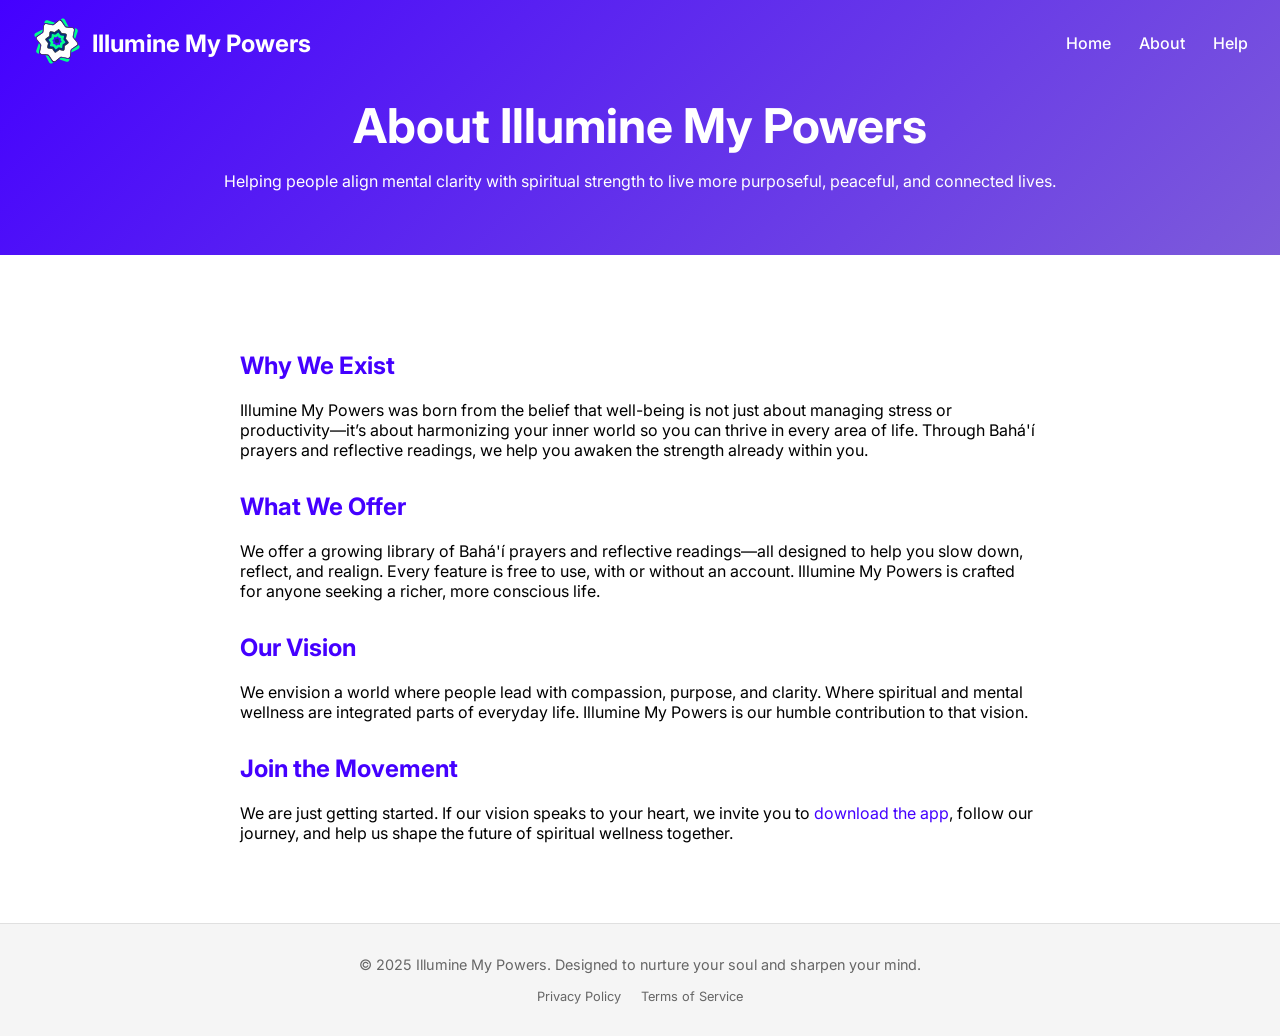
<file: about.html>
<!DOCTYPE html>
<html lang="en">
<head>
  <meta charset="UTF-8" />
  <meta name="viewport" content="width=device-width, initial-scale=1.0" />
  <title>Illumine My Powers – Bahá'í Prayers & Readings | About</title>
  <link href="https://fonts.googleapis.com/css2?family=Inter:wght@400;600;800&display=swap" rel="stylesheet" />
  <link rel="stylesheet" href="assets/subpages.css" />
</head>
<body>
  <div class="navbar">
    <div style="display: flex; align-items: center;">
      <a href="index.html">
        <img src="images/souls-coffee-logo.svg" alt="Illumine My Powers Logo" width="50" height="50" style="margin-right: 10px;"/>
      </a>

      <div class="logo"><a href="index.html">Illumine My Powers</a></div>
    </div>

    <nav>
      <a href="index.html">Home</a>
      <a href="about.html">About</a>
      <a href="help.html">Help</a>
    </nav>
  </div>
  <header>
    <h1>About Illumine My Powers</h1>
    <p>Helping people align mental clarity with spiritual strength to live more purposeful, peaceful, and connected lives.</p>
  </header>
  <div class="container">
    <section>
      <h2>Why We Exist</h2>
      <p>Illumine My Powers was born from the belief that well-being is not just about managing stress or productivity—it’s about harmonizing your inner world so you can thrive in every area of life. Through Bahá'í prayers and reflective readings, we help you awaken the strength already within you.</p>
    </section>
    <section>
      <h2>What We Offer</h2>
      <p>We offer a growing library of Bahá'í prayers and reflective readings—all designed to help you slow down, reflect, and realign. Every feature is free to use, with or without an account. Illumine My Powers is crafted for anyone seeking a richer, more conscious life.</p>
    </section>
    <section>
      <h2>Our Vision</h2>
      <p>We envision a world where people lead with compassion, purpose, and clarity. Where spiritual and mental wellness are integrated parts of everyday life. Illumine My Powers is our humble contribution to that vision.</p>
    </section>
    <section>
      <h2>Join the Movement</h2>
      <p>We are just getting started. If our vision speaks to your heart, we invite you to <a href="https://play.google.com/store/apps/details?id=com.guilhermewnunes.bahai_prayers_mobile" target="_blank">download the app</a>, follow our journey, and help us shape the future of spiritual wellness together.</p>
    </section>
  </div>
  <div class="footer">
    &copy; 2025 Illumine My Powers. Designed to nurture your soul and sharpen your mind.<br/>
    <div style="font-size: 0.8rem; color: #888; margin-top: 1rem;">
      <a href="policy.html" style="margin-right: 1rem; color: #666; text-decoration: none;">Privacy Policy</a>
      <a href="terms.html" style="color: #666; text-decoration: none;">Terms of Service</a>
    </div>
  </div>
</body>
</html>
</file>
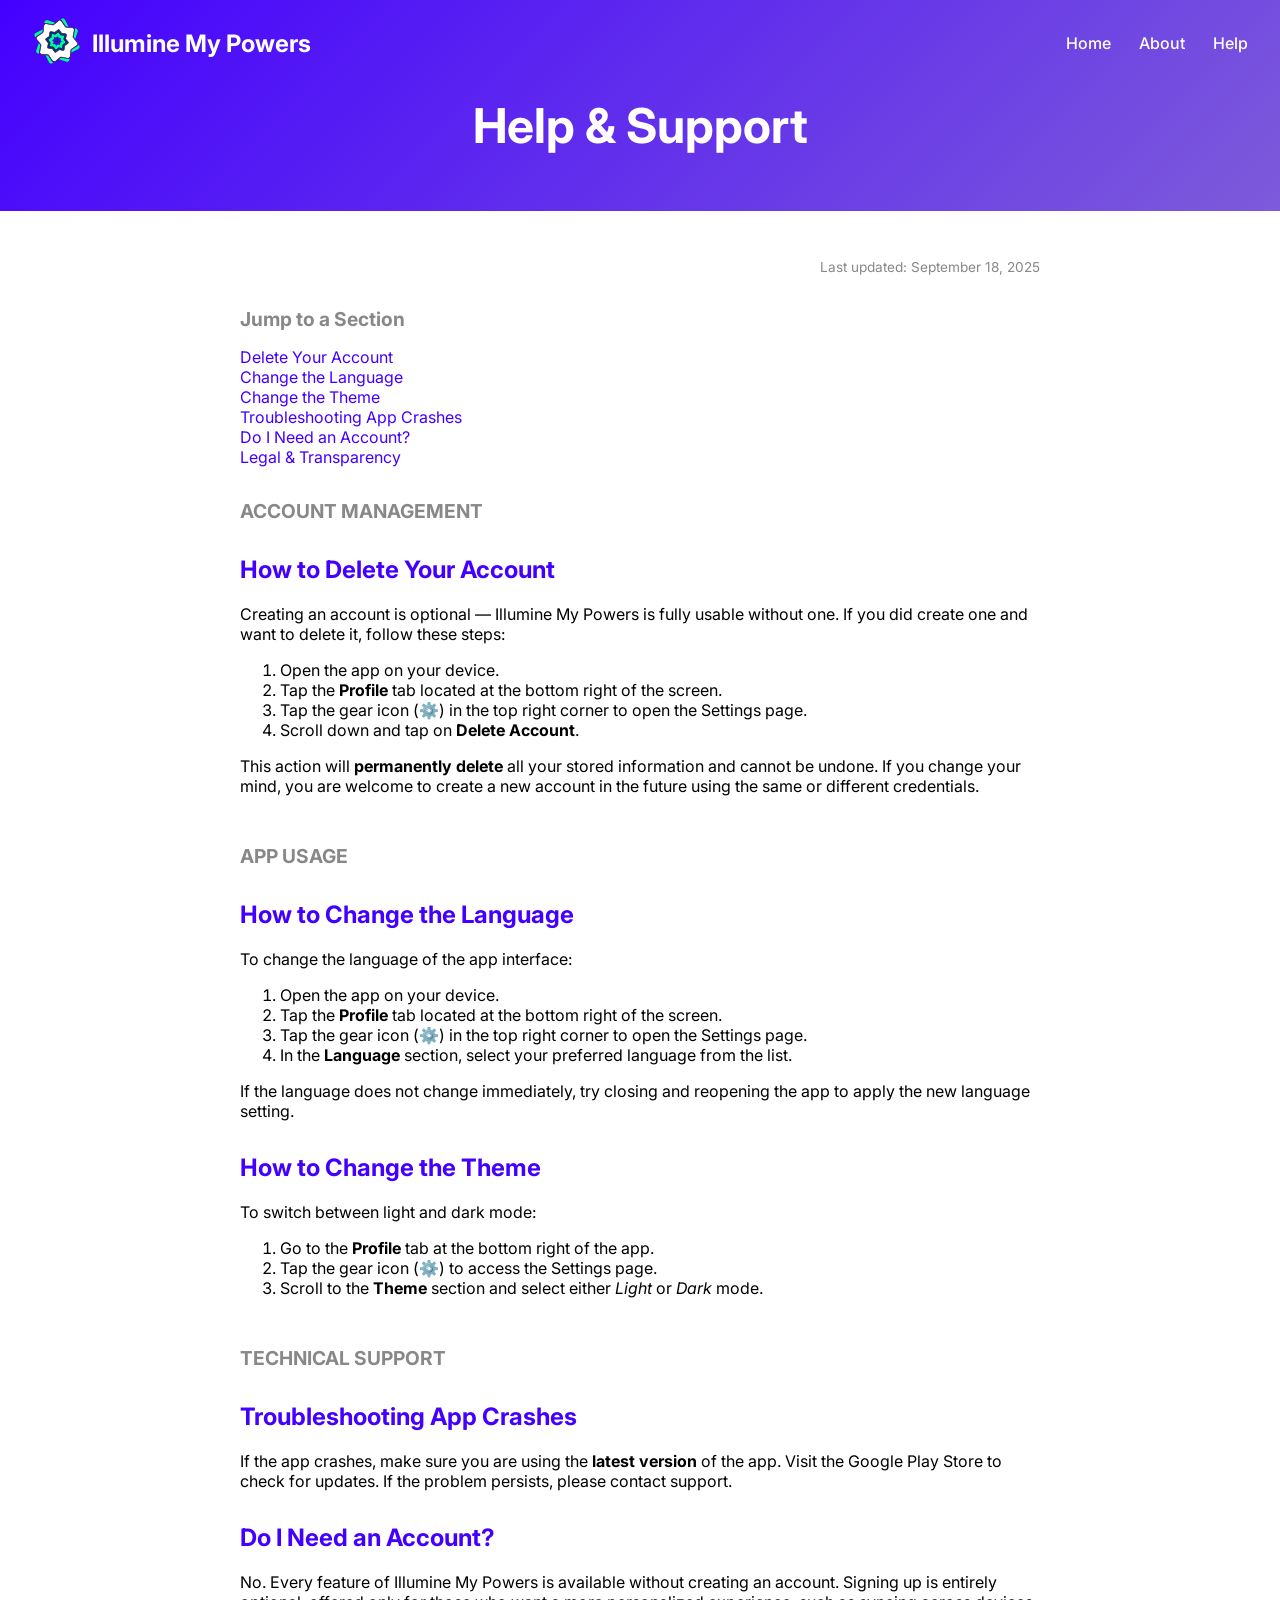
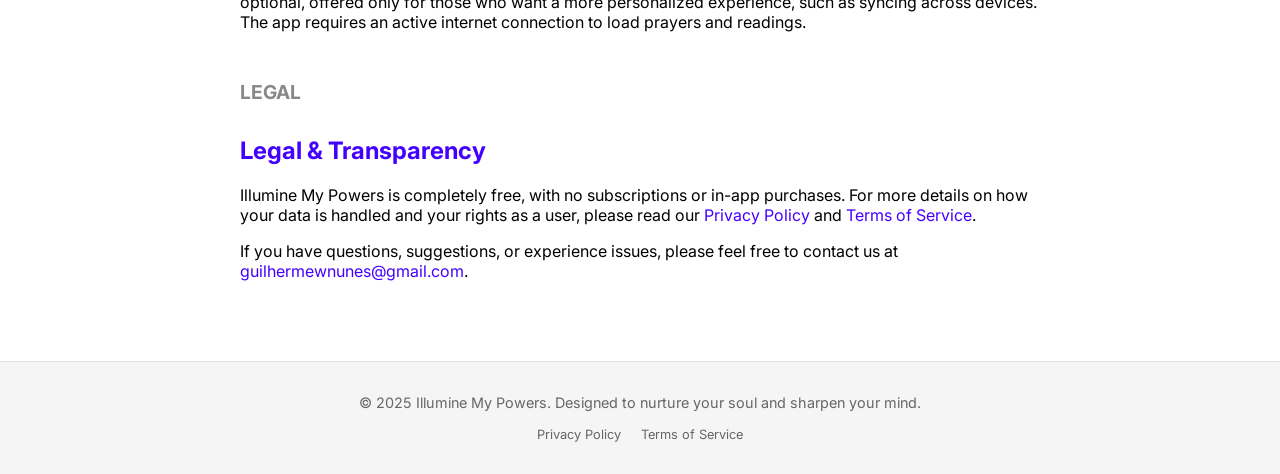
<file: help.html>
<!DOCTYPE html>
<html lang="en">
<head>
  <meta charset="UTF-8" />
  <meta name="viewport" content="width=device-width, initial-scale=1.0" />
  <title>Illumine My Powers – Bahá'í Prayers & Readings | Help</title>
  <link href="https://fonts.googleapis.com/css2?family=Inter:wght@400;600;800&display=swap" rel="stylesheet" />
  <link rel="stylesheet" href="assets/subpages.css" />
</head>
<body>
  <div class="navbar">
    <div style="display: flex; align-items: center;">
      <a href="index.html">
        <img src="images/souls-coffee-logo.svg" alt="Illumine My Powers Logo" width="50" height="50" style="margin-right: 10px;"/>
      </a>

      <div class="logo"><a href="index.html">Illumine My Powers</a></div>
    </div>

    <nav>
      <a href="index.html">Home</a>
      <a href="about.html">About</a>
      <a href="help.html">Help</a>
    </nav>
  </div>

  <header>
    <h1>Help & Support</h1>
  </header>
<div class="container">
    <p style="text-align:right; font-size: 0.85rem; color: #888; margin-top: -1rem;">Last updated: September 18, 2025</p>
    <h2 style="color:#888; font-size:1.2rem; margin-bottom:1rem">Jump to a Section</h2>
    <ul style="list-style: none; padding-left: 0; margin-bottom: 2rem;">
      <li><a href="#delete-account">Delete Your Account</a></li>
      <li><a href="#change-language">Change the Language</a></li>
      <li><a href="#change-theme">Change the Theme</a></li>
      <li><a href="#app-crash">Troubleshooting App Crashes</a></li>
      <li><a href="#offline">Do I Need an Account?</a></li>
      <li><a href="#legal">Legal & Transparency</a></li>
    </ul>
    <h2 style="color:#888; font-size:1.2rem; margin-top:0">ACCOUNT MANAGEMENT</h2>
    <h2 id="delete-account">How to Delete Your Account</h2>
    <p>Creating an account is optional — Illumine My Powers is fully usable without one. If you did create one and want to delete it, follow these steps:</p>
    <ol>
      <li>Open the app on your device.</li>
      <li>Tap the <strong>Profile</strong> tab located at the bottom right of the screen.</li>
      <li>Tap the gear icon (⚙️) in the top right corner to open the Settings page.</li>
      <li>Scroll down and tap on <strong>Delete Account</strong>.</li>
    </ol>
    <p>This action will <strong>permanently delete</strong> all your stored information and cannot be undone. If you change your mind, you are welcome to create a new account in the future using the same or different credentials.</p>

    <h2 style="color:#888; font-size:1.2rem; margin-top:3rem">APP USAGE</h2>
    <h2 id="change-language">How to Change the Language</h2>
    <p>To change the language of the app interface:</p>
    <ol>
      <li>Open the app on your device.</li>
      <li>Tap the <strong>Profile</strong> tab located at the bottom right of the screen.</li>
      <li>Tap the gear icon (⚙️) in the top right corner to open the Settings page.</li>
      <li>In the <strong>Language</strong> section, select your preferred language from the list.</li>
    </ol>
    <p>If the language does not change immediately, try closing and reopening the app to apply the new language setting.</p>

    <h2 id="change-theme">How to Change the Theme</h2>
    <p>To switch between light and dark mode:</p>
    <ol>
      <li>Go to the <strong>Profile</strong> tab at the bottom right of the app.</li>
      <li>Tap the gear icon (⚙️) to access the Settings page.</li>
      <li>Scroll to the <strong>Theme</strong> section and select either <em>Light</em> or <em>Dark</em> mode.</li>
    </ol>

    <h2 style="color:#888; font-size:1.2rem; margin-top:3rem">TECHNICAL SUPPORT</h2>
    <h2 id="app-crash">Troubleshooting App Crashes</h2>
    <p>If the app crashes, make sure you are using the <strong>latest version</strong> of the app. Visit the Google Play Store to check for updates. If the problem persists, please contact support.</p>

    <h2 id="offline">Do I Need an Account?</h2>
    <p>No. Every feature of Illumine My Powers is available without creating an account. Signing up is entirely optional, offered only for those who want a more personalized experience, such as syncing across devices. The app requires an active internet connection to load prayers and readings.</p>

    <h2 style="color:#888; font-size:1.2rem; margin-top:3rem">LEGAL</h2>
    <h2 id="legal">Legal & Transparency</h2>
    <p>Illumine My Powers is completely free, with no subscriptions or in-app purchases. For more details on how your data is handled and your rights as a user, please read our <a href="policy.html">Privacy Policy</a> and <a href="terms.html">Terms of Service</a>.</p>

    <p>If you have questions, suggestions, or experience issues, please feel free to contact us at <a href="mailto:guilhermewnunes@gmail.com">guilhermewnunes@gmail.com</a>.</p>
  </div>

  <div class="footer">
  &copy; 2025 Illumine My Powers. Designed to nurture your soul and sharpen your mind.<br/>
  <div style="font-size: 0.8rem; color: #888; margin-top: 1rem;">
    <a href="policy.html" style="margin-right: 1rem; color: #666; text-decoration: none;">Privacy Policy</a>
    <a href="terms.html" style="color: #666; text-decoration: none;">Terms of Service</a>
  </div>
</div>
</body>
</html>
</file>
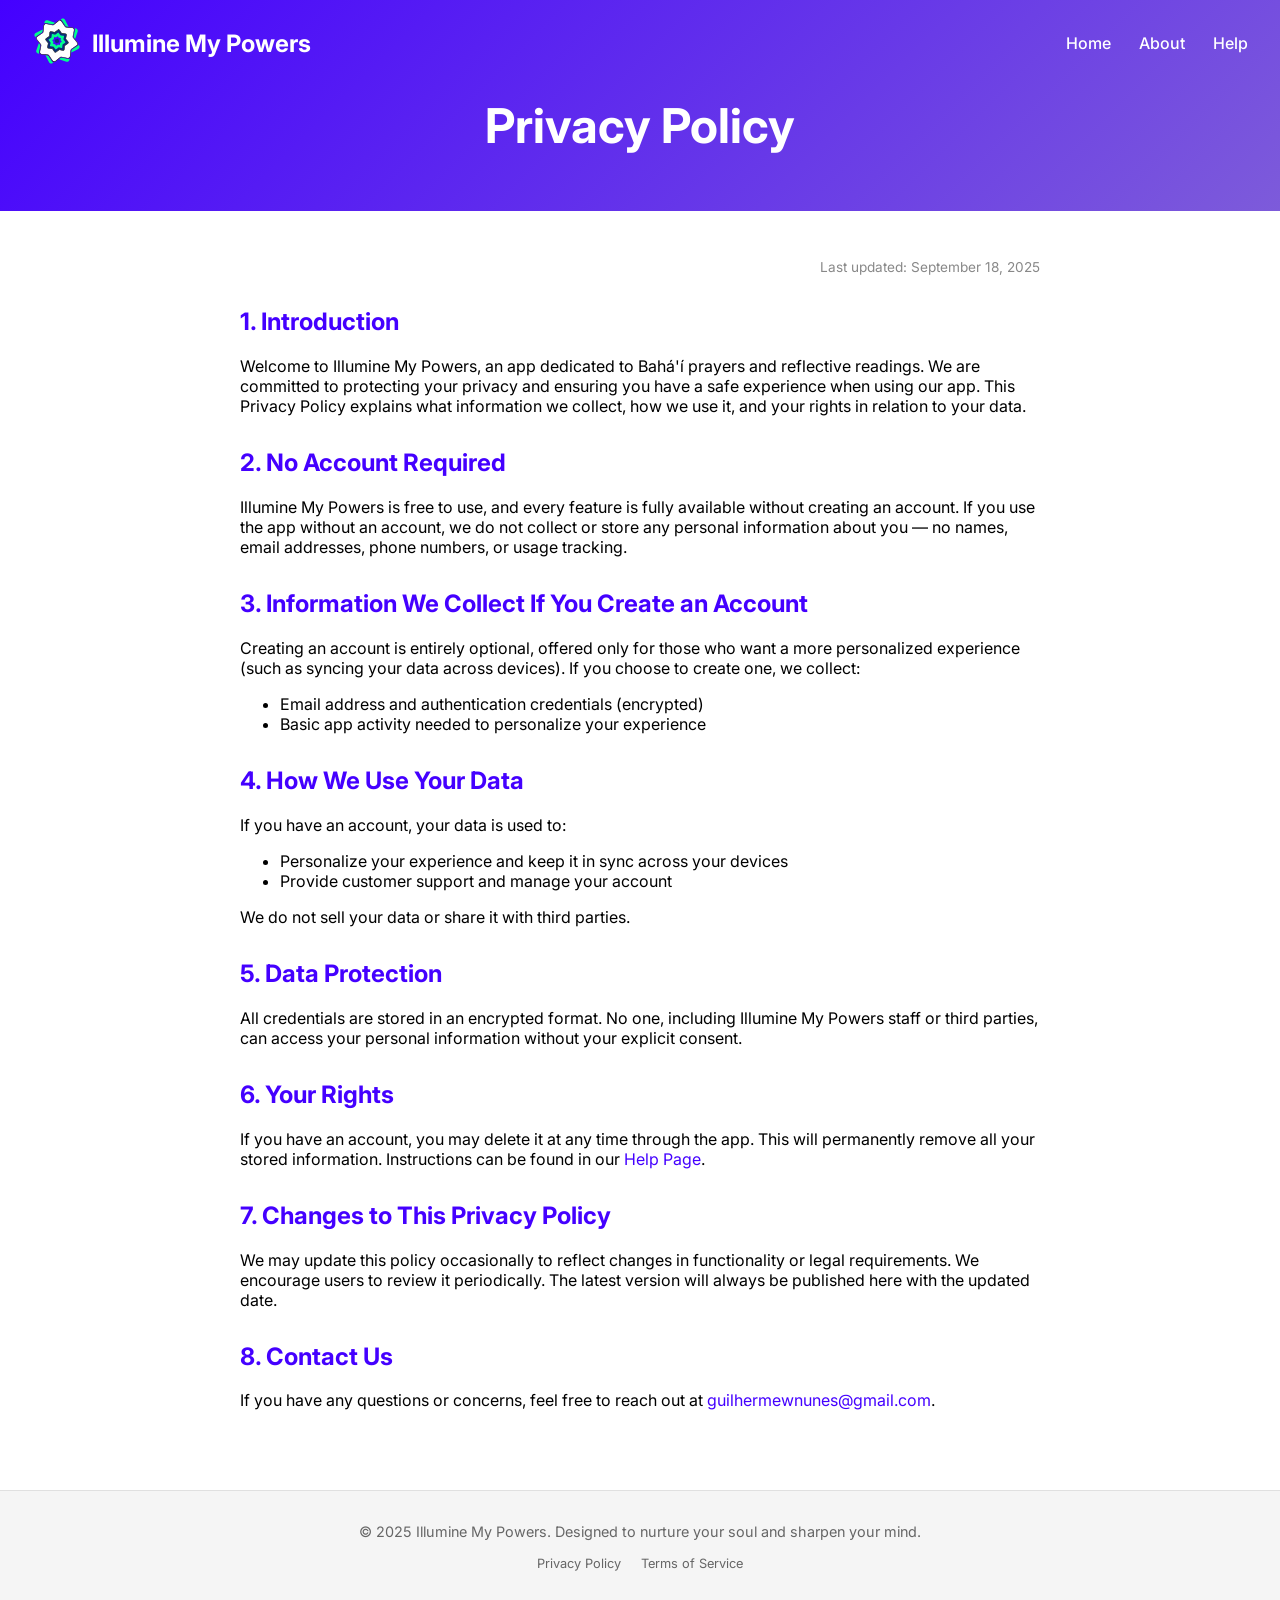
<file: policy.html>
<!DOCTYPE html>
<html lang="en">
<head>
  <meta charset="UTF-8" />
  <meta name="viewport" content="width=device-width, initial-scale=1.0" />
  <title>Illumine My Powers – Bahá'í Prayers & Readings | Privacy Policy</title>
  <link href="https://fonts.googleapis.com/css2?family=Inter:wght@400;600;800&display=swap" rel="stylesheet" />
  <link rel="stylesheet" href="assets/subpages.css" />
</head>
<body>
  <div class="navbar">
    <div style="display: flex; align-items: center;">
      <a href="index.html">
        <img src="images/souls-coffee-logo.svg" alt="Illumine My Powers Logo" width="50" height="50" style="margin-right: 10px;"/>
      </a>

      <div class="logo"><a href="index.html">Illumine My Powers</a></div>
    </div>

    <nav>
      <a href="index.html">Home</a>
      <a href="about.html">About</a>
      <a href="help.html">Help</a>
    </nav>
  </div>

  <header>
    <h1>Privacy Policy</h1>
  </header>

  <div class="container">
    <p style="text-align:right; font-size: 0.85rem; color: #888; margin-top: -1rem;">Last updated: September 18, 2025</p>

    <h2>1. Introduction</h2>
    <p>Welcome to Illumine My Powers, an app dedicated to Bahá'í prayers and reflective readings. We are committed to protecting your privacy and ensuring you have a safe experience when using our app. This Privacy Policy explains what information we collect, how we use it, and your rights in relation to your data.</p>

    <h2>2. No Account Required</h2>
    <p>Illumine My Powers is free to use, and every feature is fully available without creating an account. If you use the app without an account, we do not collect or store any personal information about you — no names, email addresses, phone numbers, or usage tracking.</p>

    <h2>3. Information We Collect If You Create an Account</h2>
    <p>Creating an account is entirely optional, offered only for those who want a more personalized experience (such as syncing your data across devices). If you choose to create one, we collect:</p>
    <ul>
      <li>Email address and authentication credentials (encrypted)</li>
      <li>Basic app activity needed to personalize your experience</li>
    </ul>

    <h2>4. How We Use Your Data</h2>
    <p>If you have an account, your data is used to:</p>
    <ul>
      <li>Personalize your experience and keep it in sync across your devices</li>
      <li>Provide customer support and manage your account</li>
    </ul>
    <p>We do not sell your data or share it with third parties.</p>

    <h2>5. Data Protection</h2>
    <p>All credentials are stored in an encrypted format. No one, including Illumine My Powers staff or third parties, can access your personal information without your explicit consent.</p>

    <h2>6. Your Rights</h2>
    <p>If you have an account, you may delete it at any time through the app. This will permanently remove all your stored information. Instructions can be found in our <a href="help.html">Help Page</a>.</p>

    <h2>7. Changes to This Privacy Policy</h2>
    <p>We may update this policy occasionally to reflect changes in functionality or legal requirements. We encourage users to review it periodically. The latest version will always be published here with the updated date.</p>

    <h2>8. Contact Us</h2>
    <p>If you have any questions or concerns, feel free to reach out at <a href="mailto:guilhermewnunes@gmail.com">guilhermewnunes@gmail.com</a>.</p>
  </div>

  <div class="footer">
    &copy; 2025 Illumine My Powers. Designed to nurture your soul and sharpen your mind.<br/>
    <div style="font-size: 0.8rem; color: #888; margin-top: 1rem;">
      <a href="policy.html" style="margin-right: 1rem; color: #666; text-decoration: none;">Privacy Policy</a>
      <a href="terms.html" style="color: #666; text-decoration: none;">Terms of Service</a>
    </div>
  </div>
</body>
</html>
</file>
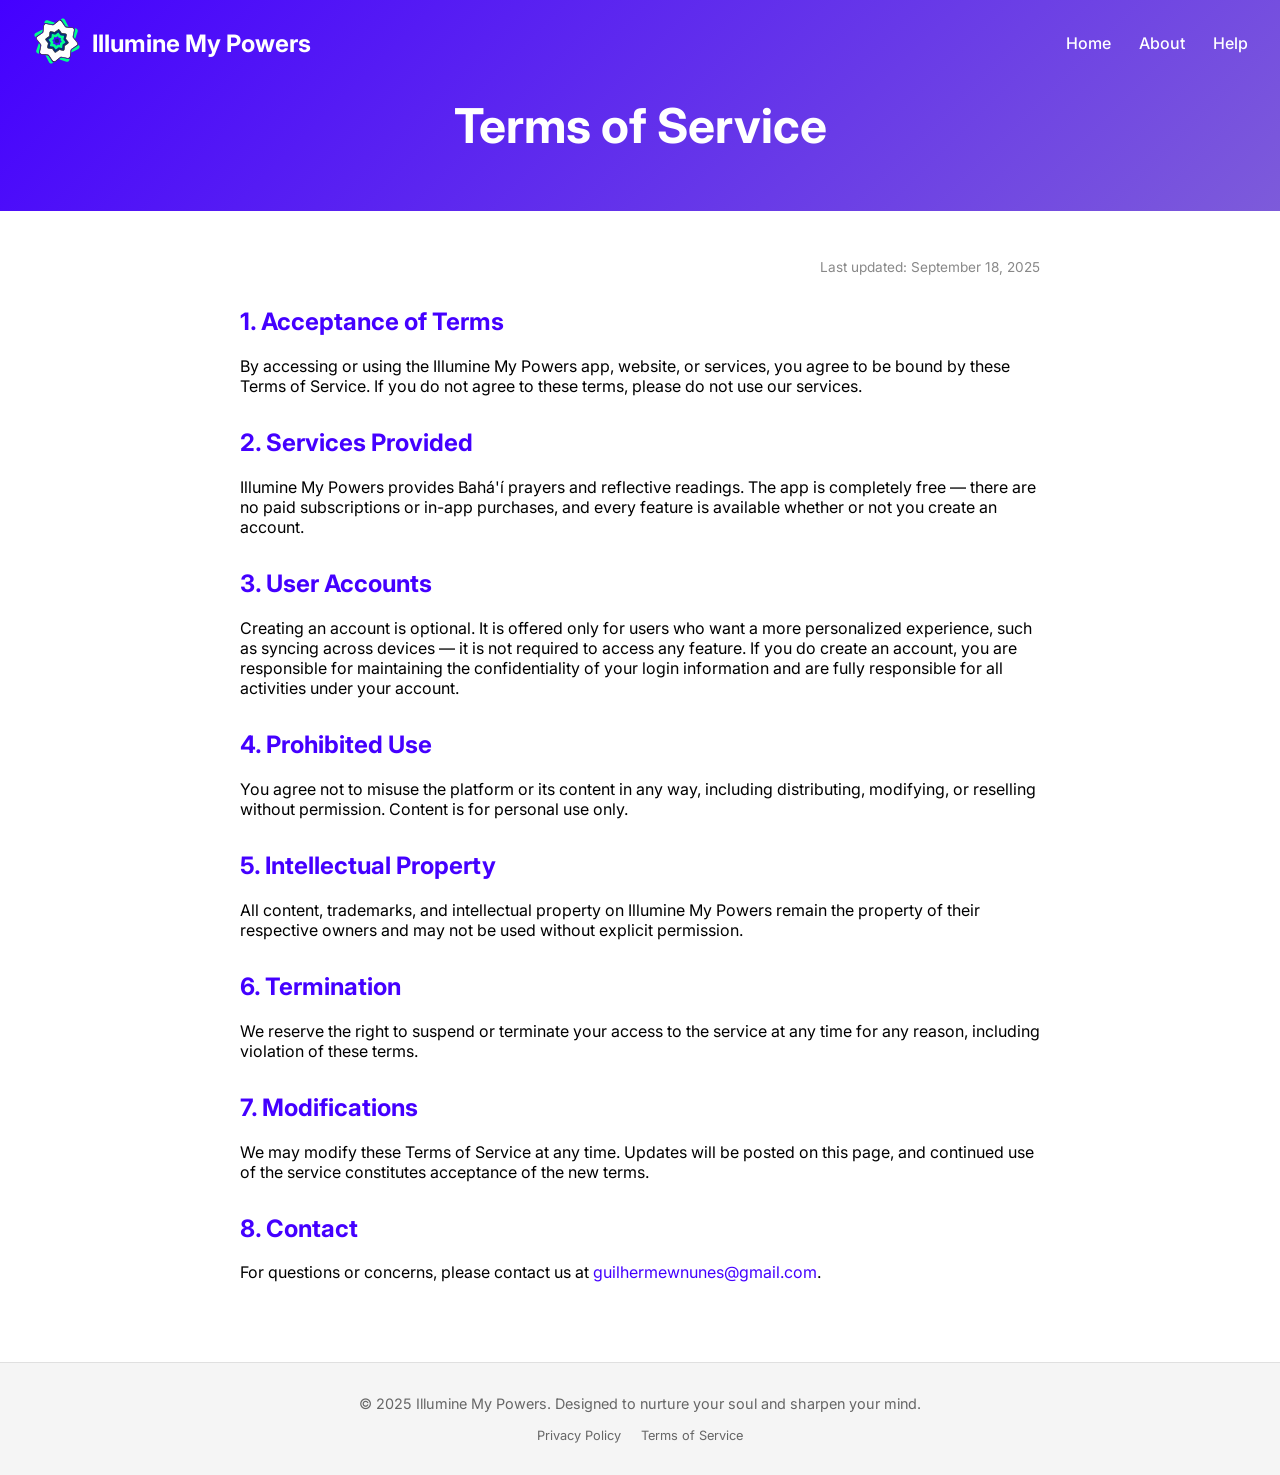
<file: terms.html>
<!DOCTYPE html>
<html lang="en">
<head>
  <meta charset="UTF-8" />
  <meta name="viewport" content="width=device-width, initial-scale=1.0" />
  <title>Illumine My Powers – Bahá'í Prayers & Readings | Terms of Service</title>
  <link href="https://fonts.googleapis.com/css2?family=Inter:wght@400;600;800&display=swap" rel="stylesheet" />
  <link rel="stylesheet" href="assets/subpages.css" />
</head>
<body>
  <div class="navbar">
    <div style="display: flex; align-items: center;">
      <a href="index.html">
        <img src="images/souls-coffee-logo.svg" alt="Illumine My Powers Logo" width="50" height="50" style="margin-right: 10px;"/>
      </a>

      <div class="logo"><a href="index.html">Illumine My Powers</a></div>
    </div>

    <nav>
      <a href="index.html">Home</a>
      <a href="about.html">About</a>
      <a href="help.html">Help</a>
    </nav>
  </div>

  <header>
    <h1>Terms of Service</h1>
  </header>

  <div class="container">
    <p style="text-align:right; font-size: 0.85rem; color: #888; margin-top: -1rem;">Last updated: September 18, 2025</p>
    <h2>1. Acceptance of Terms</h2>
    <p>By accessing or using the Illumine My Powers app, website, or services, you agree to be bound by these Terms of Service. If you do not agree to these terms, please do not use our services.</p>

    <h2>2. Services Provided</h2>
    <p>Illumine My Powers provides Bahá'í prayers and reflective readings. The app is completely free — there are no paid subscriptions or in-app purchases, and every feature is available whether or not you create an account.</p>

    <h2>3. User Accounts</h2>
    <p>Creating an account is optional. It is offered only for users who want a more personalized experience, such as syncing across devices — it is not required to access any feature. If you do create an account, you are responsible for maintaining the confidentiality of your login information and are fully responsible for all activities under your account.</p>

    <h2>4. Prohibited Use</h2>
    <p>You agree not to misuse the platform or its content in any way, including distributing, modifying, or reselling without permission. Content is for personal use only.</p>

    <h2>5. Intellectual Property</h2>
    <p>All content, trademarks, and intellectual property on Illumine My Powers remain the property of their respective owners and may not be used without explicit permission.</p>

    <h2>6. Termination</h2>
    <p>We reserve the right to suspend or terminate your access to the service at any time for any reason, including violation of these terms.</p>

    <h2>7. Modifications</h2>
    <p>We may modify these Terms of Service at any time. Updates will be posted on this page, and continued use of the service constitutes acceptance of the new terms.</p>

    <h2>8. Contact</h2>
    <p>For questions or concerns, please contact us at <a href="mailto:guilhermewnunes@gmail.com">guilhermewnunes@gmail.com</a>.</p>
  </div>

  <div class="footer">
    &copy; 2025 Illumine My Powers. Designed to nurture your soul and sharpen your mind.<br/>
    <div style="font-size: 0.8rem; color: #888; margin-top: 1rem;">
      <a href="policy.html" style="margin-right: 1rem; color: #666; text-decoration: none;">Privacy Policy</a>
      <a href="terms.html" style="color: #666; text-decoration: none;">Terms of Service</a>
    </div>
  </div>
</body>
</html>
</file>
<file: assets/subpages.css>
body {
  overflow-x: hidden;
  font-family: 'Inter', sans-serif;
  background: #ffffff;
  color: #000000;
  margin: 0;
  padding: 0;
}
.navbar {
  position: absolute;
  top: 0;
  left: 0;
  right: 0;
  max-width: 100%;
  display: flex;
  justify-content: space-between;
  align-items: center;
  padding: 1rem 2rem;
  color: white;
  z-index: 10;
  box-sizing: border-box;
}
.navbar .logo {
  font-size: 1.5rem;
  font-weight: bold;
  color: white;
}
.navbar nav a {
  color: white;
  margin-left: 1.5rem;
  text-decoration: none;
  font-size: 1rem;
  font-weight: 500;
}
header {
  background: linear-gradient(135deg, #4400ff, #7d5bda);
  color: white;
  padding: 4rem 2rem 3rem;
  text-align: center;
}
header h1 {
  font-size: 3rem;
  margin-bottom: 0.5rem;
}
.container {
  max-width: 800px;
  margin: 0 auto;
  padding: 4rem 2rem;
}
h2 {
  font-size: 1.5rem;
  color: #4400ff;
  margin-top: 2rem;
}
a {
  color: #4400ff;
  text-decoration: none;
}
.footer {
  text-align: center;
  padding: 2rem;
  background: #f5f5f5;
  color: #666;
  font-size: 0.9rem;
  border-top: 1px solid #e0e0e0;
}
.logo a {
  color: inherit;
  text-decoration: none;
}
</file>
